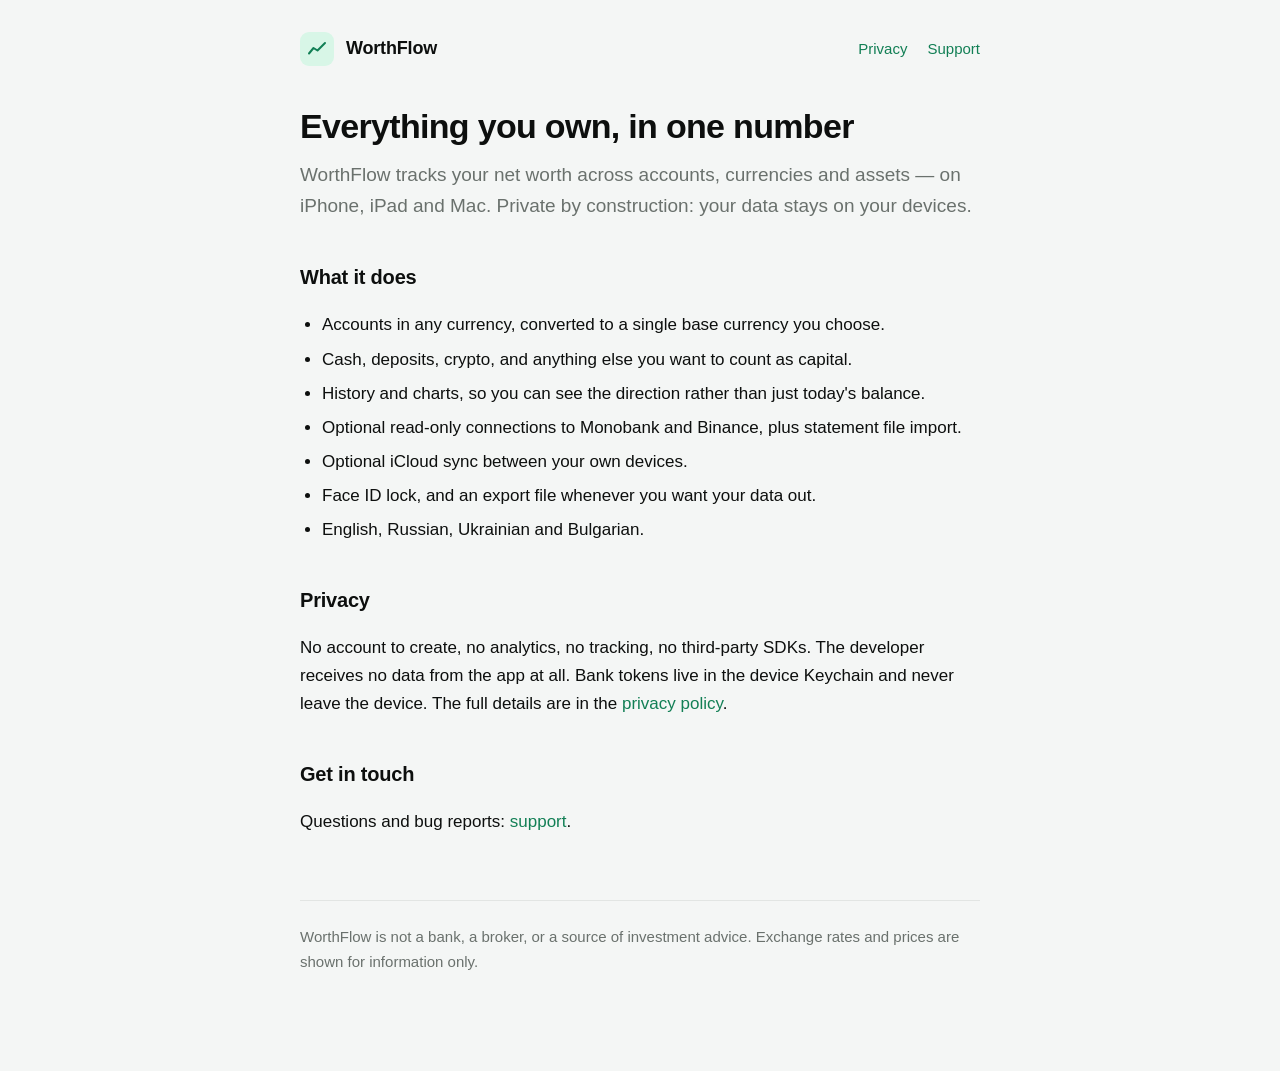
<file: index.html>
<!doctype html>
<html lang="en">
<head>
<meta charset="utf-8">
<meta name="viewport" content="width=device-width, initial-scale=1">
<title>WorthFlow — Personal capital tracker</title>
<link rel="stylesheet" href="style.css">
</head>
<body>
<div class="wrap">

<header class="site">
  <span class="mark" aria-hidden="true">
    <svg width="20" height="20" viewBox="0 0 20 20" fill="none">
      <path d="M2 14.5 L6.5 9 L10.5 11.5 L18 4" stroke="currentColor" stroke-width="2"
            stroke-linecap="round" stroke-linejoin="round" style="color: var(--accent)"/>
    </svg>
  </span>
  <span class="name">WorthFlow</span>
  <nav>
    <a href="privacy.html">Privacy</a>
    <a href="support.html">Support</a>
  </nav>
</header>

<h1>Everything you own, in one number</h1>
<p class="lede">WorthFlow tracks your net worth across accounts, currencies and assets — on iPhone,
iPad and Mac. Private by construction: your data stays on your devices.</p>

<h2>What it does</h2>
<ul>
  <li>Accounts in any currency, converted to a single base currency you choose.</li>
  <li>Cash, deposits, crypto, and anything else you want to count as capital.</li>
  <li>History and charts, so you can see the direction rather than just today's balance.</li>
  <li>Optional read-only connections to Monobank and Binance, plus statement file import.</li>
  <li>Optional iCloud sync between your own devices.</li>
  <li>Face ID lock, and an export file whenever you want your data out.</li>
  <li>English, Russian, Ukrainian and Bulgarian.</li>
</ul>

<h2>Privacy</h2>
<p>No account to create, no analytics, no tracking, no third-party SDKs. The developer receives
no data from the app at all. Bank tokens live in the device Keychain and never leave the device.
The full details are in the <a href="privacy.html">privacy policy</a>.</p>

<h2>Get in touch</h2>
<p>Questions and bug reports: <a href="support.html">support</a>.</p>

<footer class="site">
  WorthFlow is not a bank, a broker, or a source of investment advice.
  Exchange rates and prices are shown for information only.
</footer>

</div>
</body>
</html>
</file>
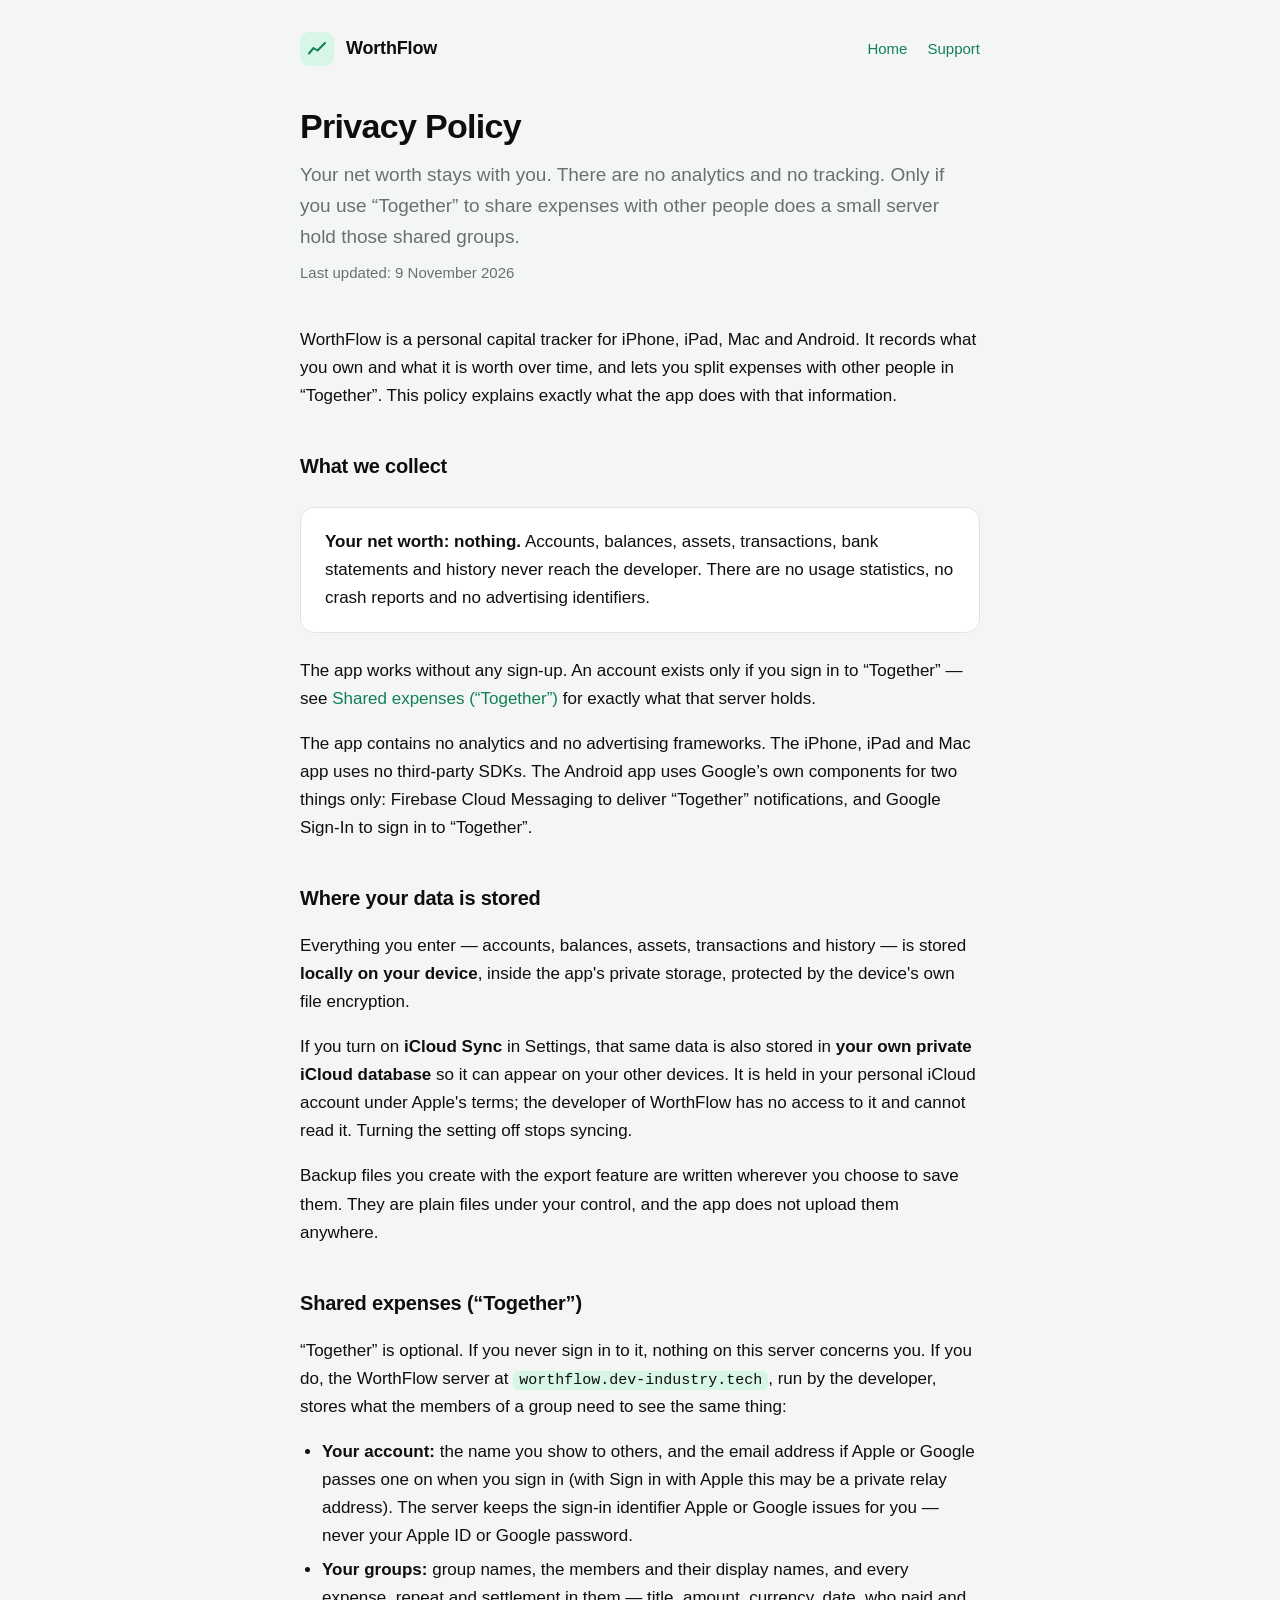
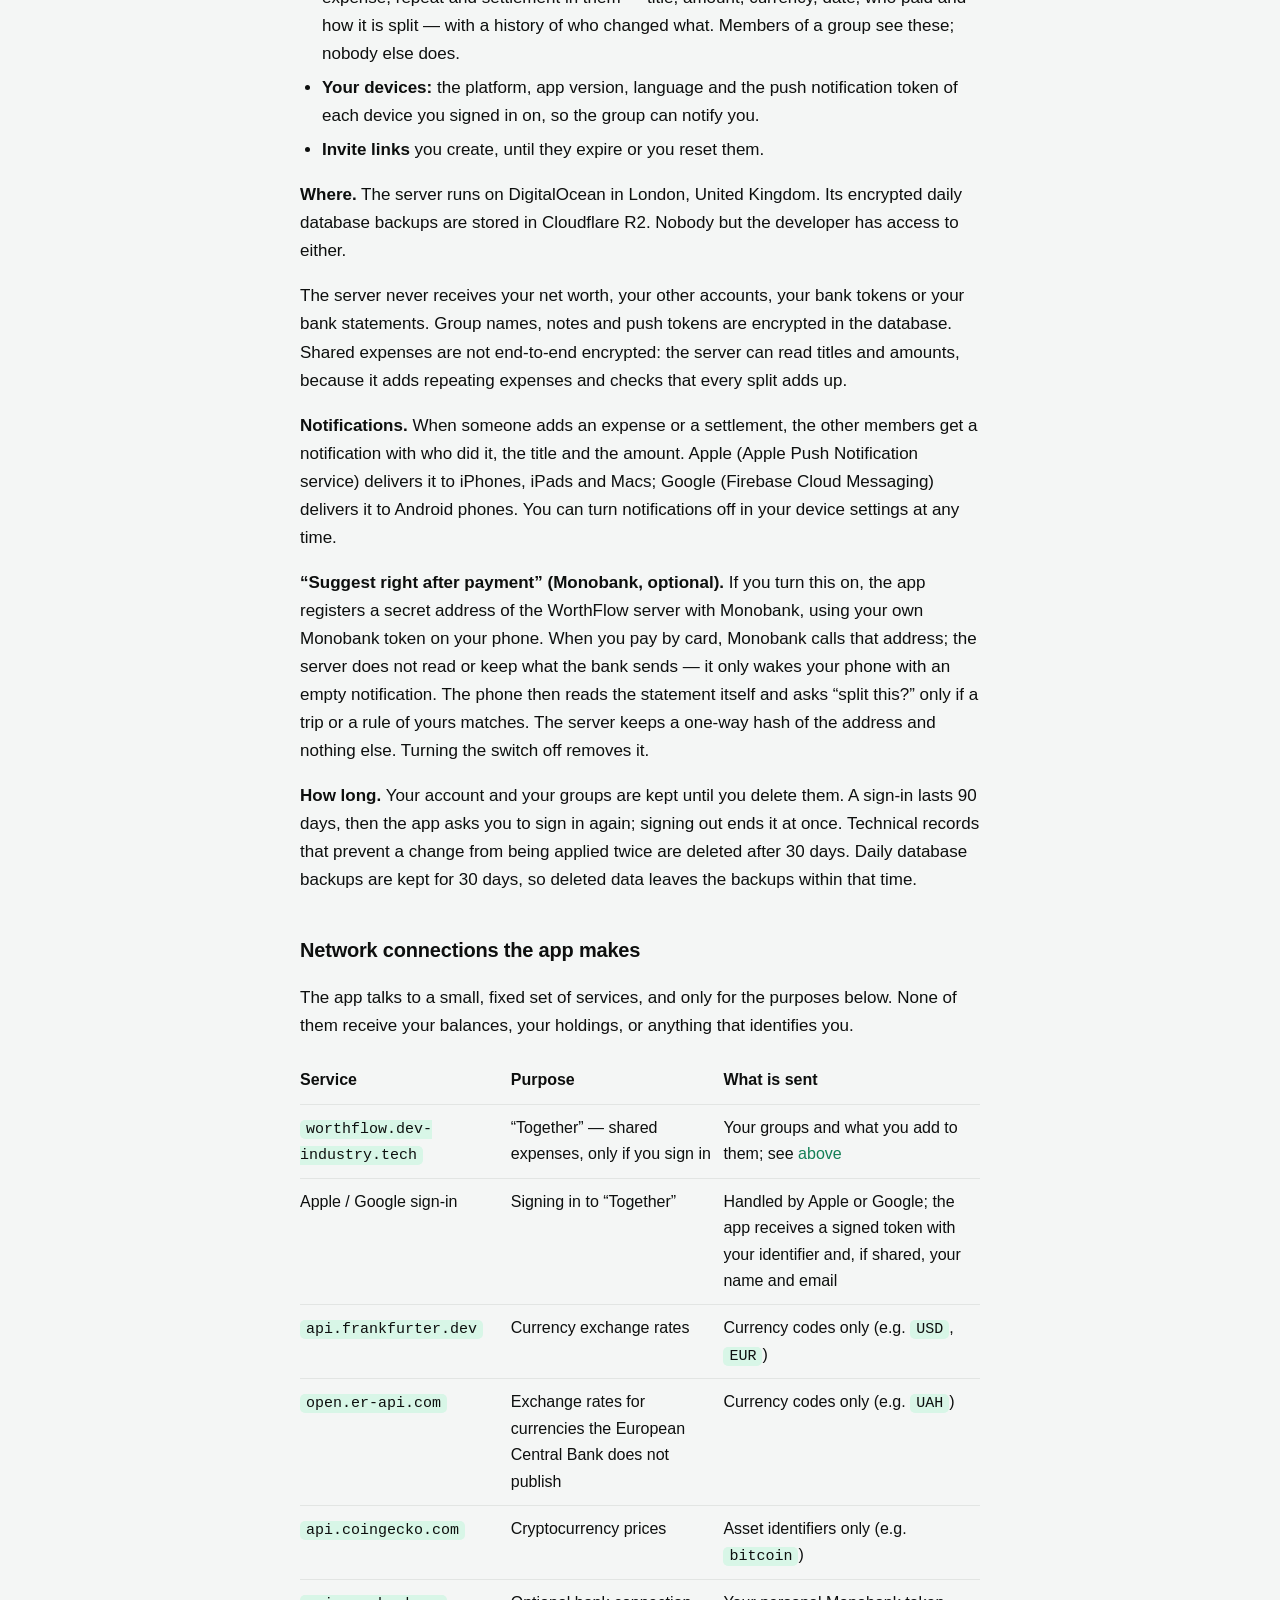
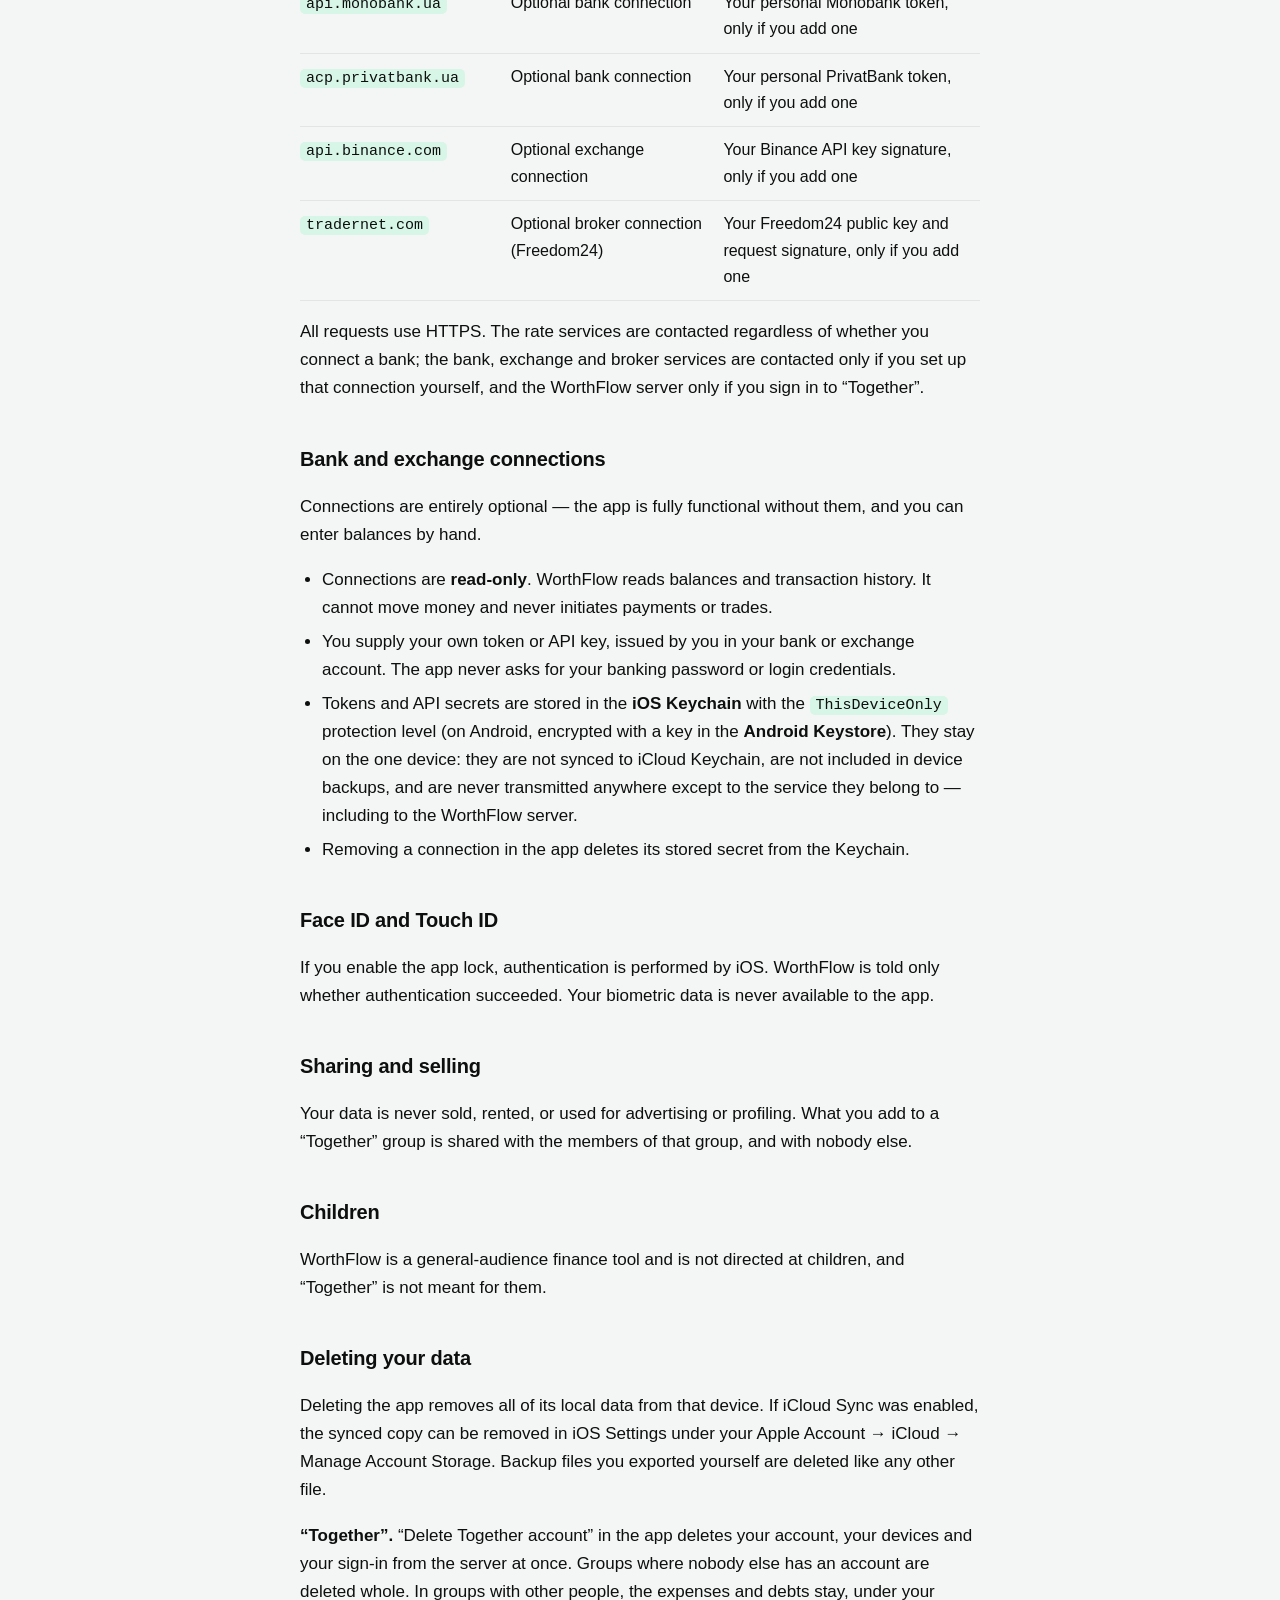
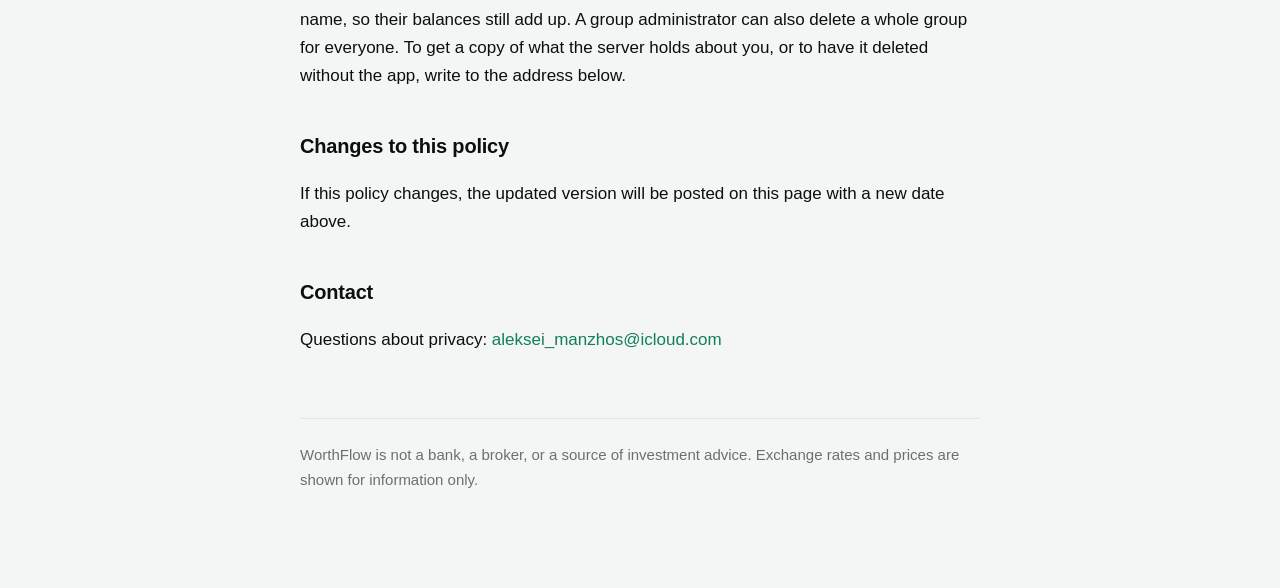
<file: privacy.html>
<!doctype html>
<html lang="en">
<head>
<meta charset="utf-8">
<meta name="viewport" content="width=device-width, initial-scale=1">
<title>WorthFlow — Privacy Policy</title>
<link rel="stylesheet" href="style.css">
</head>
<body>
<div class="wrap">

<header class="site">
  <span class="mark" aria-hidden="true">
    <svg width="20" height="20" viewBox="0 0 20 20" fill="none">
      <path d="M2 14.5 L6.5 9 L10.5 11.5 L18 4" stroke="currentColor" stroke-width="2"
            stroke-linecap="round" stroke-linejoin="round" style="color: var(--accent)"/>
    </svg>
  </span>
  <span class="name">WorthFlow</span>
  <nav>
    <a href="index.html">Home</a>
    <a href="support.html">Support</a>
  </nav>
</header>

<h1>Privacy Policy</h1>
<p class="lede">Your net worth stays with you. There are no analytics and no tracking. Only if you use
“Together” to share expenses with other people does a small server hold those shared groups.</p>
<p class="meta">Last updated: 9 November 2026</p>

<p>WorthFlow is a personal capital tracker for iPhone, iPad, Mac and Android. It records what you own
and what it is worth over time, and lets you split expenses with other people in “Together”.
This policy explains exactly what the app does with that information.</p>

<h2>What we collect</h2>

<div class="card">
<p><strong>Your net worth: nothing.</strong> Accounts, balances, assets, transactions, bank
statements and history never reach the developer. There are no usage statistics, no crash reports
and no advertising identifiers.</p>
</div>

<p>The app works without any sign-up. An account exists only if you sign in to “Together” —
see <a href="#together">Shared expenses (“Together”)</a> for exactly what that server holds.</p>

<p>The app contains no analytics and no advertising frameworks. The iPhone, iPad and Mac app uses
no third-party SDKs. The Android app uses Google’s own components for two things only: Firebase
Cloud Messaging to deliver “Together” notifications, and Google Sign-In to sign in to “Together”.</p>

<h2>Where your data is stored</h2>

<p>Everything you enter — accounts, balances, assets, transactions and history — is stored
<strong>locally on your device</strong>, inside the app's private storage, protected by the
device's own file encryption.</p>

<p>If you turn on <strong>iCloud Sync</strong> in Settings, that same data is also stored in
<strong>your own private iCloud database</strong> so it can appear on your other devices. It is
held in your personal iCloud account under Apple's terms; the developer of WorthFlow has no
access to it and cannot read it. Turning the setting off stops syncing.</p>

<p>Backup files you create with the export feature are written wherever you choose to save
them. They are plain files under your control, and the app does not upload them anywhere.</p>

<h2 id="together">Shared expenses (“Together”)</h2>

<p>“Together” is optional. If you never sign in to it, nothing on this server concerns you.
If you do, the WorthFlow server at <code>worthflow.dev-industry.tech</code>, run by the developer,
stores what the members of a group need to see the same thing:</p>

<ul>
  <li><strong>Your account:</strong> the name you show to others, and the email address if Apple or
      Google passes one on when you sign in (with Sign in with Apple this may be a private relay
      address). The server keeps the sign-in identifier Apple or Google issues for you — never your
      Apple ID or Google password.</li>
  <li><strong>Your groups:</strong> group names, the members and their display names, and every
      expense, repeat and settlement in them — title, amount, currency, date, who paid and how it is
      split — with a history of who changed what. Members of a group see these; nobody else does.</li>
  <li><strong>Your devices:</strong> the platform, app version, language and the push notification
      token of each device you signed in on, so the group can notify you.</li>
  <li><strong>Invite links</strong> you create, until they expire or you reset them.</li>
</ul>

<p><strong>Where.</strong> The server runs on DigitalOcean in London, United Kingdom. Its encrypted
daily database backups are stored in Cloudflare R2. Nobody but the developer has access to either.</p>

<p>The server never receives your net worth, your other accounts, your bank tokens or your bank
statements. Group names, notes and push tokens are encrypted in the database. Shared expenses are
not end-to-end encrypted: the server can read titles and amounts, because it adds repeating
expenses and checks that every split adds up.</p>

<p><strong>Notifications.</strong> When someone adds an expense or a settlement, the other members
get a notification with who did it, the title and the amount. Apple (Apple Push Notification
service) delivers it to iPhones, iPads and Macs; Google (Firebase Cloud Messaging) delivers it to
Android phones. You can turn notifications off in your device settings at any time.</p>

<p><strong>“Suggest right after payment” (Monobank, optional).</strong> If you turn this on, the
app registers a secret address of the WorthFlow server with Monobank, using your own Monobank token
on your phone. When you pay by card, Monobank calls that address; the server does not read or keep
what the bank sends — it only wakes your phone with an empty notification. The phone then reads the
statement itself and asks “split this?” only if a trip or a rule of yours matches. The server keeps
a one-way hash of the address and nothing else. Turning the switch off removes it.</p>

<p><strong>How long.</strong> Your account and your groups are kept until you delete them. A sign-in
lasts 90 days, then the app asks you to sign in again; signing out ends it at once. Technical records that prevent a change from being
applied twice are deleted after 30 days. Daily database backups are kept for 30 days, so deleted
data leaves the backups within that time.</p>

<h2>Network connections the app makes</h2>

<p>The app talks to a small, fixed set of services, and only for the purposes below.
None of them receive your balances, your holdings, or anything that identifies you.</p>

<table>
<tr><th>Service</th><th>Purpose</th><th>What is sent</th></tr>
<tr>
  <td><code>worthflow.dev-industry.tech</code></td>
  <td>“Together” — shared expenses, only if you sign in</td>
  <td>Your groups and what you add to them; see <a href="#together">above</a></td>
</tr>
<tr>
  <td>Apple / Google sign-in</td>
  <td>Signing in to “Together”</td>
  <td>Handled by Apple or Google; the app receives a signed token with your identifier and,
      if shared, your name and email</td>
</tr>
<tr>
  <td><code>api.frankfurter.dev</code></td>
  <td>Currency exchange rates</td>
  <td>Currency codes only (e.g. <code>USD</code>, <code>EUR</code>)</td>
</tr>
<tr>
  <td><code>open.er-api.com</code></td>
  <td>Exchange rates for currencies the European Central Bank does not publish</td>
  <td>Currency codes only (e.g. <code>UAH</code>)</td>
</tr>
<tr>
  <td><code>api.coingecko.com</code></td>
  <td>Cryptocurrency prices</td>
  <td>Asset identifiers only (e.g. <code>bitcoin</code>)</td>
</tr>
<tr>
  <td><code>api.monobank.ua</code></td>
  <td>Optional bank connection</td>
  <td>Your personal Monobank token, only if you add one</td>
</tr>
<tr>
  <td><code>acp.privatbank.ua</code></td>
  <td>Optional bank connection</td>
  <td>Your personal PrivatBank token, only if you add one</td>
</tr>
<tr>
  <td><code>api.binance.com</code></td>
  <td>Optional exchange connection</td>
  <td>Your Binance API key signature, only if you add one</td>
</tr>
<tr>
  <td><code>tradernet.com</code></td>
  <td>Optional broker connection (Freedom24)</td>
  <td>Your Freedom24 public key and request signature, only if you add one</td>
</tr>
</table>

<p>All requests use HTTPS. The rate services are contacted regardless of whether you connect a
bank; the bank, exchange and broker services are contacted only if you set up that connection
yourself, and the WorthFlow server only if you sign in to “Together”.</p>

<h2>Bank and exchange connections</h2>

<p>Connections are entirely optional — the app is fully functional without them, and you can
enter balances by hand.</p>

<ul>
  <li>Connections are <strong>read-only</strong>. WorthFlow reads balances and transaction
      history. It cannot move money and never initiates payments or trades.</li>
  <li>You supply your own token or API key, issued by you in your bank or exchange account.
      The app never asks for your banking password or login credentials.</li>
  <li>Tokens and API secrets are stored in the <strong>iOS Keychain</strong> with the
      <code>ThisDeviceOnly</code> protection level (on Android, encrypted with a key in the
      <strong>Android Keystore</strong>). They stay on the one device: they are not
      synced to iCloud Keychain, are not included in device backups, and are never transmitted
      anywhere except to the service they belong to — including to the WorthFlow server.</li>
  <li>Removing a connection in the app deletes its stored secret from the Keychain.</li>
</ul>

<h2>Face ID and Touch ID</h2>

<p>If you enable the app lock, authentication is performed by iOS. WorthFlow is told only whether
authentication succeeded. Your biometric data is never available to the app.</p>

<h2>Sharing and selling</h2>

<p>Your data is never sold, rented, or used for advertising or profiling. What you add to a
“Together” group is shared with the members of that group, and with nobody else.</p>

<h2>Children</h2>

<p>WorthFlow is a general-audience finance tool and is not directed at children, and “Together”
is not meant for them.</p>

<h2>Deleting your data</h2>

<p>Deleting the app removes all of its local data from that device. If iCloud Sync was enabled,
the synced copy can be removed in iOS Settings under your Apple Account → iCloud → Manage
Account Storage. Backup files you exported yourself are deleted like any other file.</p>

<p><strong>“Together”.</strong> “Delete Together account” in the app deletes your account, your
devices and your sign-in from the server at once. Groups where nobody else has an account are
deleted whole. In groups with other people, the expenses and debts stay, under your name, so their
balances still add up. A group administrator can also delete a whole group for everyone. To get a
copy of what the server holds about you, or to have it deleted without the app, write to the
address below.</p>

<h2>Changes to this policy</h2>

<p>If this policy changes, the updated version will be posted on this page with a new date above.</p>

<h2>Contact</h2>

<p>Questions about privacy: <a href="mailto:aleksei_manzhos@icloud.com">aleksei_manzhos@icloud.com</a></p>

<footer class="site">
  WorthFlow is not a bank, a broker, or a source of investment advice.
  Exchange rates and prices are shown for information only.
</footer>

</div>
</body>
</html>
</file>
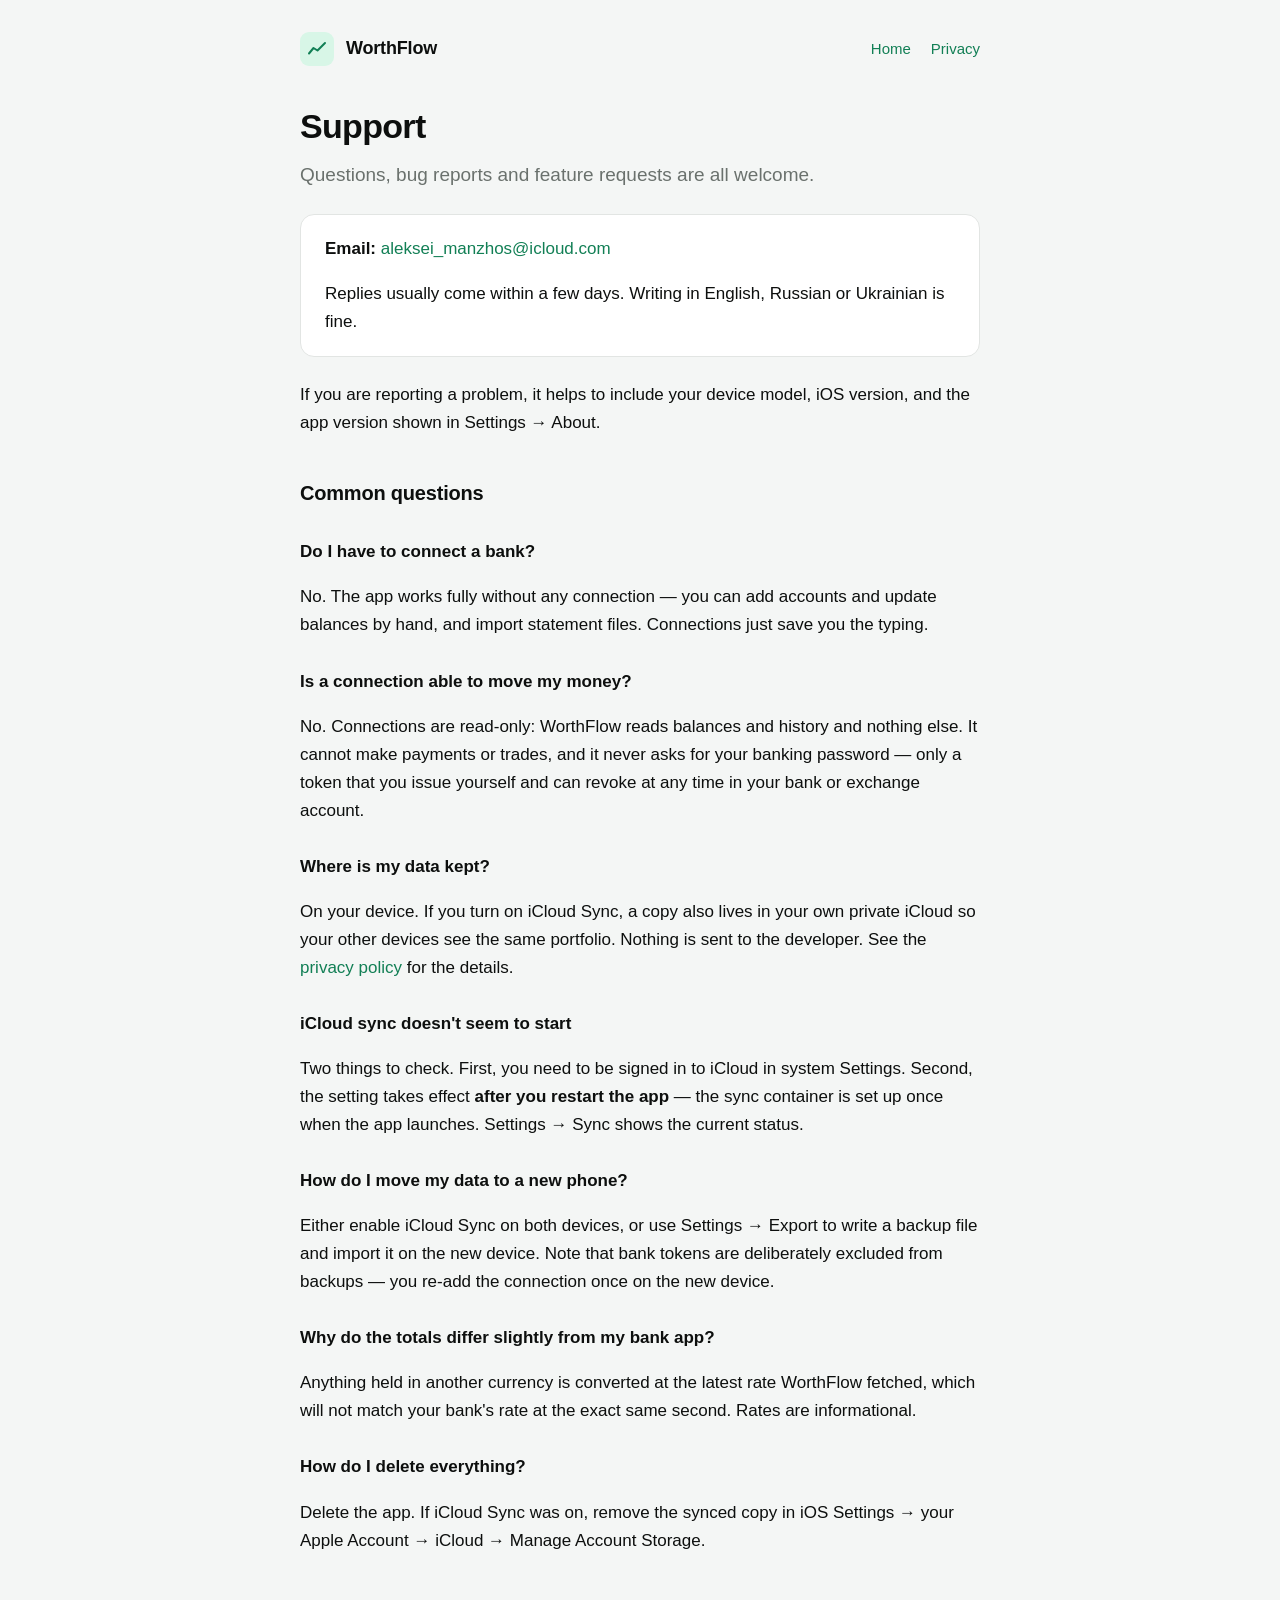
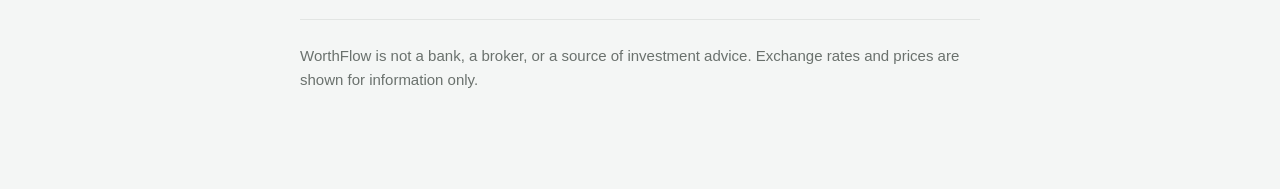
<file: support.html>
<!doctype html>
<html lang="en">
<head>
<meta charset="utf-8">
<meta name="viewport" content="width=device-width, initial-scale=1">
<title>WorthFlow — Support</title>
<link rel="stylesheet" href="style.css">
</head>
<body>
<div class="wrap">

<header class="site">
  <span class="mark" aria-hidden="true">
    <svg width="20" height="20" viewBox="0 0 20 20" fill="none">
      <path d="M2 14.5 L6.5 9 L10.5 11.5 L18 4" stroke="currentColor" stroke-width="2"
            stroke-linecap="round" stroke-linejoin="round" style="color: var(--accent)"/>
    </svg>
  </span>
  <span class="name">WorthFlow</span>
  <nav>
    <a href="index.html">Home</a>
    <a href="privacy.html">Privacy</a>
  </nav>
</header>

<h1>Support</h1>
<p class="lede">Questions, bug reports and feature requests are all welcome.</p>

<div class="card">
  <p><strong>Email:</strong> <a href="mailto:aleksei_manzhos@icloud.com">aleksei_manzhos@icloud.com</a></p>
  <p>Replies usually come within a few days. Writing in English, Russian or Ukrainian is fine.</p>
</div>

<p>If you are reporting a problem, it helps to include your device model, iOS version, and the
app version shown in Settings → About.</p>

<h2>Common questions</h2>

<h3>Do I have to connect a bank?</h3>
<p>No. The app works fully without any connection — you can add accounts and update balances by
hand, and import statement files. Connections just save you the typing.</p>

<h3>Is a connection able to move my money?</h3>
<p>No. Connections are read-only: WorthFlow reads balances and history and nothing else. It cannot
make payments or trades, and it never asks for your banking password — only a token that you
issue yourself and can revoke at any time in your bank or exchange account.</p>

<h3>Where is my data kept?</h3>
<p>On your device. If you turn on iCloud Sync, a copy also lives in your own private iCloud so your
other devices see the same portfolio. Nothing is sent to the developer. See the
<a href="privacy.html">privacy policy</a> for the details.</p>

<h3>iCloud sync doesn't seem to start</h3>
<p>Two things to check. First, you need to be signed in to iCloud in system Settings. Second, the
setting takes effect <strong>after you restart the app</strong> — the sync container is set up once
when the app launches. Settings → Sync shows the current status.</p>

<h3>How do I move my data to a new phone?</h3>
<p>Either enable iCloud Sync on both devices, or use Settings → Export to write a backup file and
import it on the new device. Note that bank tokens are deliberately excluded from backups — you
re-add the connection once on the new device.</p>

<h3>Why do the totals differ slightly from my bank app?</h3>
<p>Anything held in another currency is converted at the latest rate WorthFlow fetched, which will
not match your bank's rate at the exact same second. Rates are informational.</p>

<h3>How do I delete everything?</h3>
<p>Delete the app. If iCloud Sync was on, remove the synced copy in iOS Settings → your Apple
Account → iCloud → Manage Account Storage.</p>

<footer class="site">
  WorthFlow is not a bank, a broker, or a source of investment advice.
  Exchange rates and prices are shown for information only.
</footer>

</div>
</body>
</html>
</file>
<file: style.css>
:root {
  --bg: #F4F6F5;
  --surface: #FFFFFF;
  --separator: #E2E5E3;
  --text: #0D0F0E;
  --text-secondary: #6A716D;
  --accent: #127F55;
  --accent-soft: #D8F6E7;
}

@media (prefers-color-scheme: dark) {
  :root {
    --bg: #0A0B0A;
    --surface: #161817;
    --separator: #262A28;
    --text: #F2F5F3;
    --text-secondary: #9AA29D;
    --accent: #7DF0BC;
    --accent-soft: #143327;
  }
}

* { box-sizing: border-box; }

body {
  margin: 0;
  padding: 0 24px 96px;
  background: var(--bg);
  color: var(--text);
  font: 17px/1.65 -apple-system, BlinkMacSystemFont, "Segoe UI", Roboto, Helvetica, Arial, sans-serif;
  -webkit-font-smoothing: antialiased;
}

.wrap { max-width: 680px; margin: 0 auto; }

header.site {
  display: flex;
  align-items: center;
  gap: 12px;
  padding: 32px 0 40px;
}

header.site .mark {
  width: 34px; height: 34px;
  border-radius: 9px;
  background: var(--accent-soft);
  display: grid;
  place-items: center;
  flex: none;
}

header.site .mark svg { display: block; }

header.site .name {
  font-weight: 600;
  letter-spacing: -0.01em;
  font-size: 18px;
}

header.site nav {
  margin-left: auto;
  display: flex;
  gap: 20px;
  font-size: 15px;
}

h1 {
  font-size: 34px;
  line-height: 1.2;
  letter-spacing: -0.02em;
  margin: 0 0 12px;
}

h2 {
  font-size: 20px;
  letter-spacing: -0.01em;
  margin: 40px 0 12px;
}

h3 {
  font-size: 17px;
  margin: 28px 0 8px;
}

p, li { color: var(--text); }

.lede {
  font-size: 19px;
  color: var(--text-secondary);
  margin: 0 0 8px;
}

.meta {
  font-size: 15px;
  color: var(--text-secondary);
  margin: 0 0 40px;
}

a { color: var(--accent); text-decoration: none; }
a:hover { text-decoration: underline; }

ul { padding-left: 22px; }
li { margin: 6px 0; }

.card {
  background: var(--surface);
  border: 1px solid var(--separator);
  border-radius: 14px;
  padding: 20px 24px;
  margin: 24px 0;
}

.card p:first-child { margin-top: 0; }
.card p:last-child { margin-bottom: 0; }

table {
  width: 100%;
  border-collapse: collapse;
  margin: 16px 0;
  font-size: 16px;
}

th, td {
  text-align: left;
  padding: 10px 12px 10px 0;
  border-bottom: 1px solid var(--separator);
  vertical-align: top;
}

th { font-weight: 600; }

code {
  font: 15px/1.5 ui-monospace, SFMono-Regular, Menlo, monospace;
  background: var(--accent-soft);
  color: var(--text);
  padding: 1px 6px;
  border-radius: 5px;
}

footer.site {
  margin-top: 64px;
  padding-top: 24px;
  border-top: 1px solid var(--separator);
  font-size: 15px;
  color: var(--text-secondary);
}
</file>
